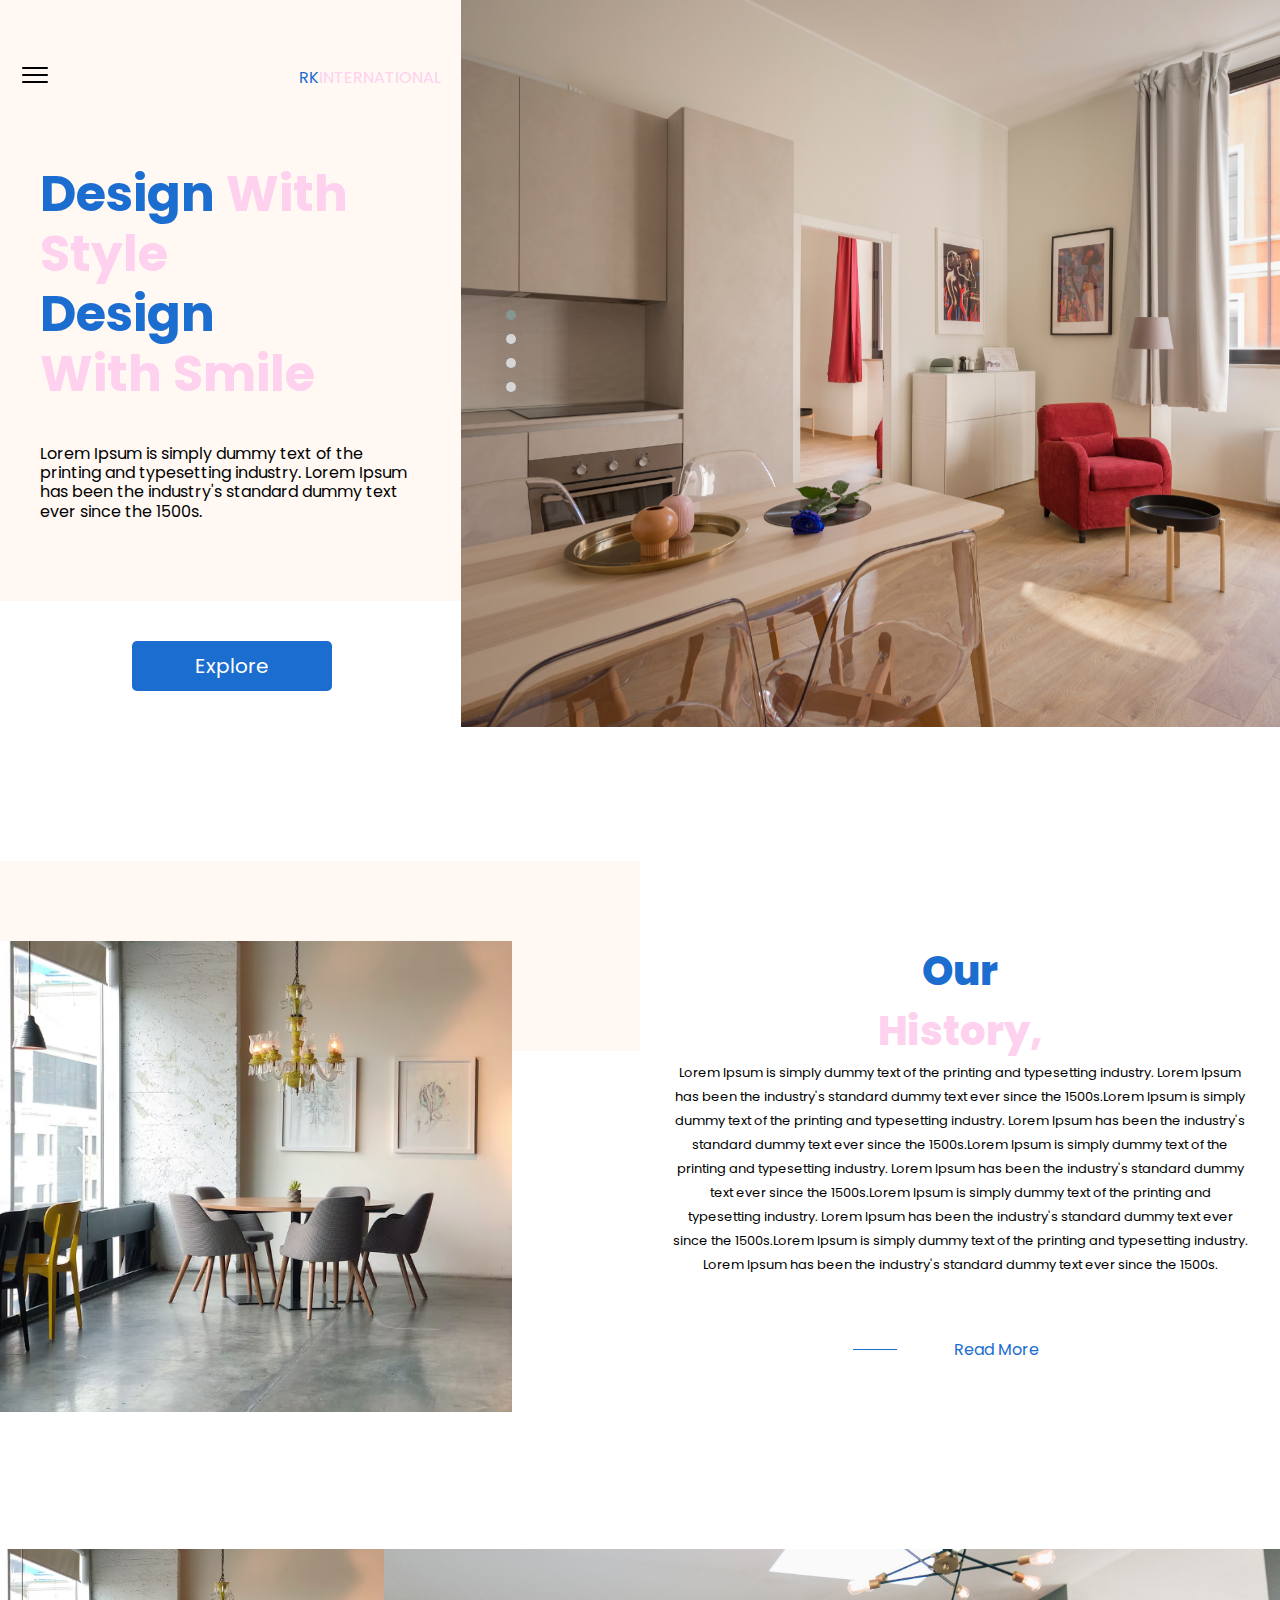
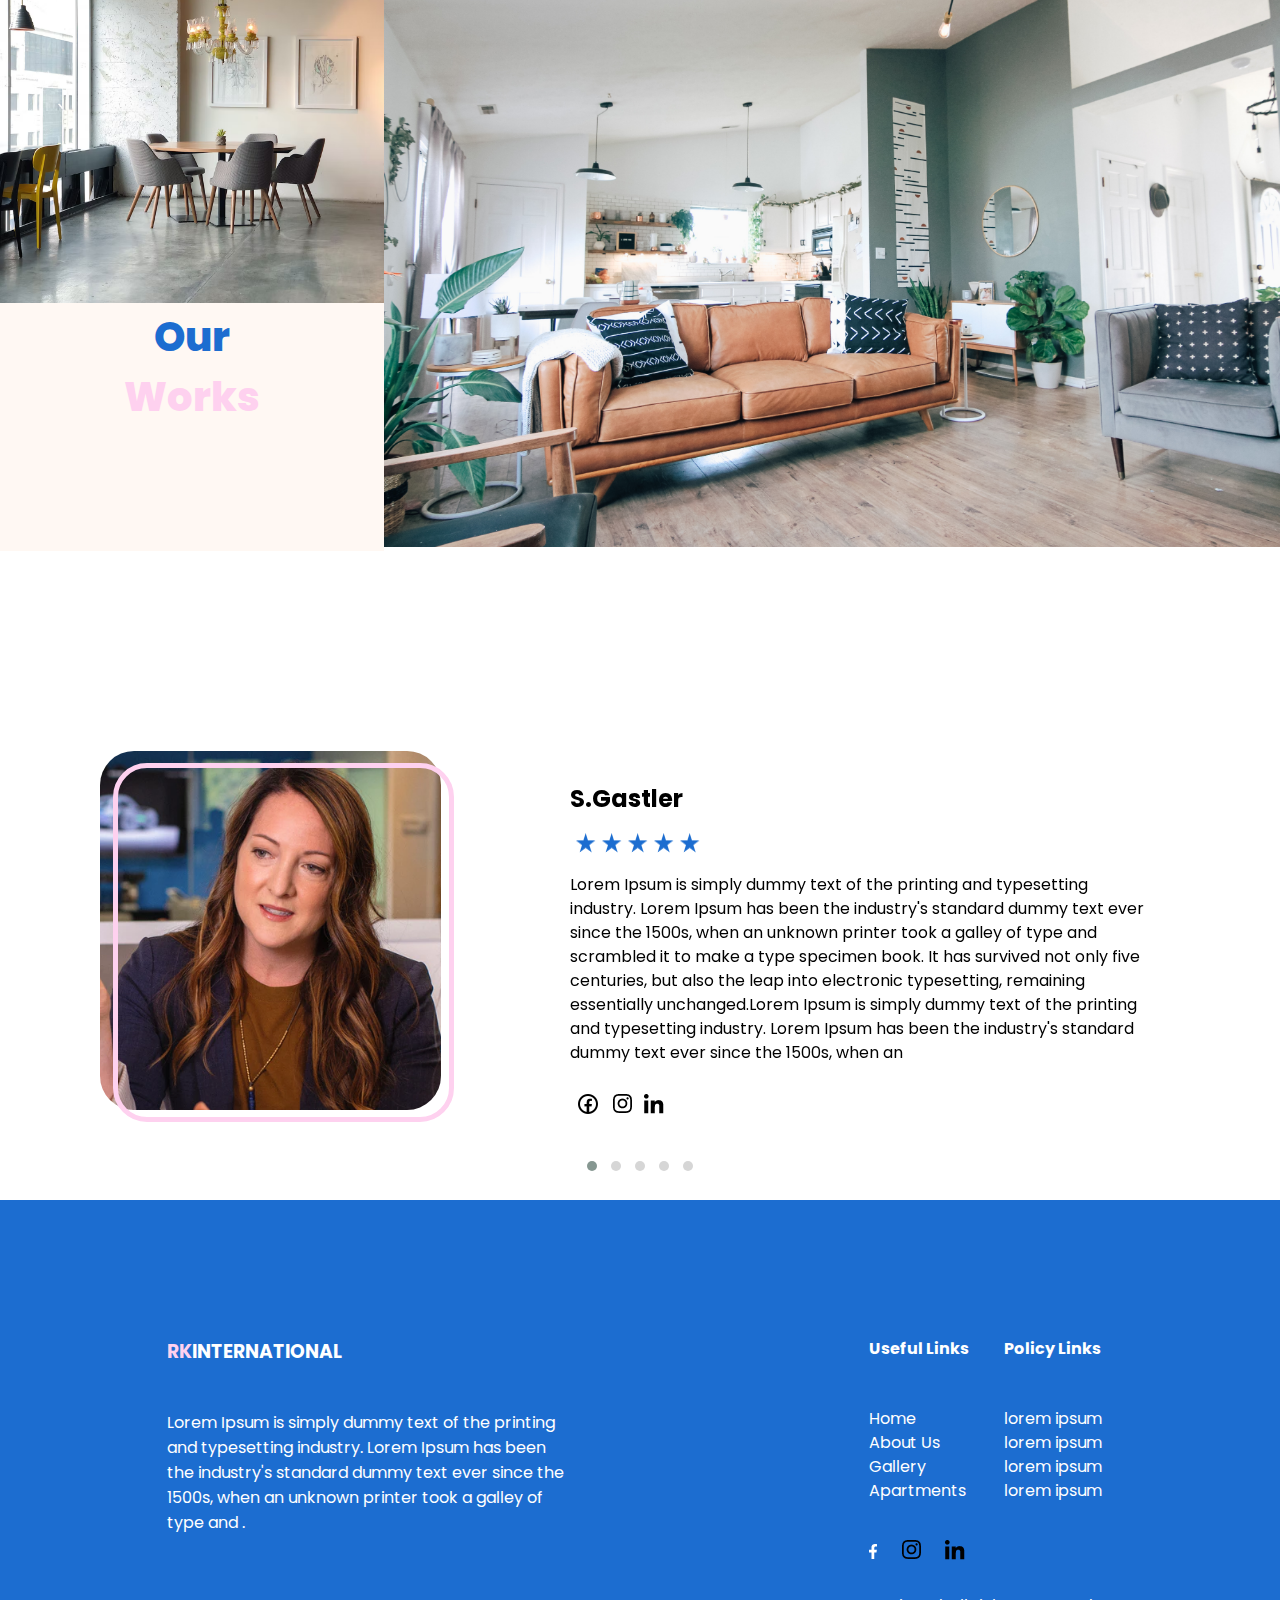
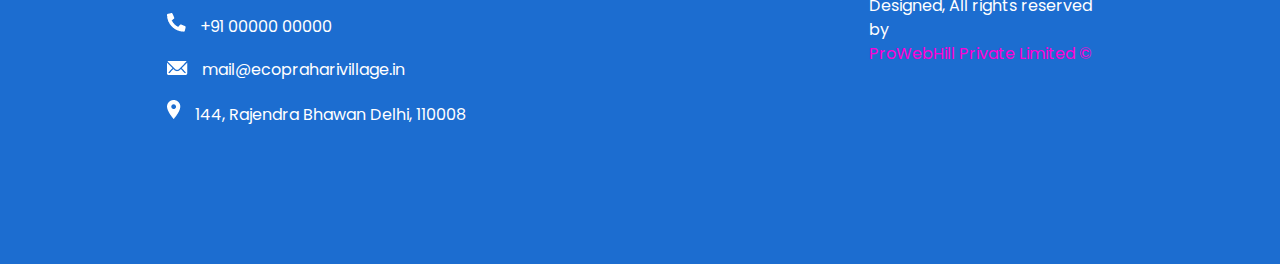
<file: index.html>
<!DOCTYPE html>
<html lang="en">

<head>
    <meta charset="UTF-8">
    <meta http-equiv="X-UA-Compatible" content="IE=edge">
    <meta name="viewport" content="width=device-width, initial-scale=1.0">
    <link rel="stylesheet" href="style.css">
    <link rel="stylesheet" href="responsive.css">
    <!-- Popoins add -->

    <link rel="preconnect" href="https://fonts.googleapis.com">
    <link rel="preconnect" href="https://fonts.gstatic.com" crossorigin>
    <link href="https://fonts.googleapis.com/css2?family=Poppins:wght@100;200;300;400;500;600;700;800;900&display=swap"
        rel="stylesheet">
    <link rel="stylesheet" href="https://cdnjs.cloudflare.com/ajax/libs/OwlCarousel2/2.3.4/assets/owl.carousel.min.css"
        integrity="sha512-tS3S5qG0BlhnQROyJXvNjeEM4UpMXHrQfTGmbQ1gKmelCxlSEBUaxhRBj/EFTzpbP4RVSrpEikbmdJobCvhE3g=="
        crossorigin="anonymous" referrerpolicy="no-referrer" />
    <link rel="stylesheet"
        href="https://cdnjs.cloudflare.com/ajax/libs/OwlCarousel2/2.3.4/assets/owl.theme.default.min.css"
        integrity="sha512-sMXtMNL1zRzolHYKEujM2AqCLUR9F2C4/05cdbxjjLSRvMQIciEPCQZo++nk7go3BtSuK9kfa/s+a4f4i5pLkw=="
        crossorigin="anonymous" referrerpolicy="no-referrer" />


    <title>Rv</title>
</head>

<body>
    <!-- Header -->

    <header>
        <div class="container">
            <div class="leftdiv">



                <div class="hamburger_navbar">
                    <ul>
                        <li>Home</li>
                        <li>About Us</li>
                        <li>Location</li>
                        <li><button>Contact</button></li>
                        
                    </ul>
                </div>

                <div class="fulldiv">
                    <div class="navbar">
                        <input type="checkbox" id="checkbtn">
                        <label for="checkbtn"> <img src="images/icons8-menu-30.png" alt="" onclick="toogleBar()" ></label>

                        <a href="index.html">
                            <p id="RK">RK<span id="international">INTERNATIONAL</span></p>
                        </a>

                    </div>


                    <div class="designheading">

                        <p><span class="design">Design</span> <span class="withstyle">With Style</span><br> <span
                                class="design">Design</span> <br><span class="withstyle">With Smile</span> </p>

                        <div class="lorem">
                           <p> Lorem Ipsum is simply dummy text of the printing and typesetting industry. Lorem Ipsum has
                            been the industry's standard dummy text ever since the 1500s.
                        </p>
                        </div>

                    </div>
                </div>
                <div class="explore">
                    <Button id="btnexplore">Explore</Button>
                </div>

            </div>
            <div class="uppercarousel">
                <div class="owl-carousel owl-theme">
                    <div class="item">
                        <div class="rightdiv">
                            <img class="pinkinteriorimg" src="images/Mask Group 1.png" alt="" />
                        </div>
                    </div>
                    <div class="item">
                        <div class="rightdiv">
                            <img class="pinkinteriorimg" src="images/Mask Group 1.png" alt="" />
                        </div>
                    </div>
                    <div class="item">
                        <div class="rightdiv">
                            <img class="pinkinteriorimg" src="images/Mask Group 1.png" alt="" />
                        </div>
                    </div>
                    <div class="item">
                        <div class="rightdiv">
                            <img class="pinkinteriorimg" src="images/Mask Group 1.png" alt="" />
                        </div>
                    </div>
                </div>
            </div>
        </div>
    </header>

    <!-- 1st section -->

    <section>
        <div class="firstsectioncontainer">
            <div class="sectionleftdiv">
                <div class="firstdiv">
                    <img src="images/Image 1.png" alt="">
                </div>
            </div>
            <div class="sectionrightdiv">
                <div class="paragraph">
                    <p><span class="our">Our</span> <br><span class="history">History,</span></p>
                    <p id="para">Lorem Ipsum is simply dummy text of the printing and typesetting industry. Lorem Ipsum
                        has been the industry's standard dummy text ever since the 1500s.Lorem Ipsum is simply dummy
                        text of the printing and typesetting industry. Lorem Ipsum has been the industry's standard
                        dummy text ever since the 1500s.Lorem Ipsum is simply dummy text of the printing and typesetting
                        industry. Lorem Ipsum has been the industry's standard dummy text ever since the 1500s.Lorem
                        Ipsum is simply dummy text of the printing and typesetting industry. Lorem Ipsum has been the
                        industry's standard dummy text ever since the 1500s.Lorem Ipsum is simply dummy text of the
                        printing and typesetting industry. Lorem Ipsum has been the industry's standard dummy text ever
                        since the 1500s. </p>
                    <div class="readmore">
                        <div class="leftrow">

                        </div>
                        <a href="javascript:void(0)">Read More</a>
                    </div>
                </div>


            </div>
        </div>
    </section>



    <!-- 2nd  section -->

    <section>
        <div class="secondseccontainer">
            <div class="secondleftsecdiv">
                <div class="works_left_image">
                    <img src="images/Image 1.png" alt="">
                </div>
                <div class="our_works">
                    <p><span class="our">Our</span><br><span class="history">Works</span></p>
                </div>
            </div>


            <div class="secondrightseccdiv">
                <img src="images/kara-eads-L7EwHkq1B2s-unsplash.png" alt="">
            </div>
        </div>


    </section>


    <!--3rd  section -->

    <div class="mycarouselrik">
        <div class="owl-carousel owl-theme">
            <div class="item">
                <section>
                    <div class="sgastler">
                        <div class="sgastler_leftdiv">
                            <img id="rectangle" src="images/Rectangle 10.png" alt="">
                            <img src="images/Mask Group 2.png" alt="">
                        </div>
                        <div class="sgastler_rightdiv">
                            <h2 class="s_gastler_heading">
                                S.Gastler
                            </h2>


                            <div class="star">
                                <img src="images/Group 3.png" alt="">
                                <img src="images/Group 3.png" alt="">
                                <img src="images/Group 3.png" alt="">
                                <img src="images/Group 3.png" alt="">
                                <img src="images/Group 3.png" alt="">
                            </div>

                            <p>Lorem Ipsum is simply dummy text of the printing and typesetting industry. Lorem Ipsum
                                has been the
                                industry's standard dummy text ever since the 1500s, when an unknown printer took a
                                galley of type
                                and scrambled it to make a type specimen book. It has survived not only five centuries,
                                but also the
                                leap into electronic typesetting, remaining essentially unchanged.Lorem Ipsum is simply
                                dummy text
                                of the printing and typesetting industry. Lorem Ipsum has been the industry's standard
                                dummy text
                                ever since the 1500s, when an </p>

                            <div class="socialicons">
                                <div class="facebookicon icons hoveredclass">
                                    <img src="images/icons8-facebook-24.png" alt="">
                                    <p>facebook</p>
                                </div>
                                <div class="instagramicon icons hoveredclass">
                                    <img src="images/Icon simple-instagram.png" alt="">
                                </div>
                                <div class="linkedinicon icons hoveredclass">
                                    <img src="images/Icon awesome-linkedin-in.png" alt="">
                                </div>
                            </div>

                        </div>
                    </div>
                </section>
            </div>
            <div class="item">
                <section>
                    <div class="sgastler">
                        <div class="sgastler_leftdiv">
                            <img id="rectangle" src="images/Rectangle 10.png" alt="">
                            <img src="images/Mask Group 2.png" alt="">
                        </div>
                        <div class="sgastler_rightdiv">
                            <h2 class="s_gastler_heading">
                                S.Gastler
                            </h2>


                            <div class="star">
                                <img src="images/Group 3.png" alt="">
                                <img src="images/Group 3.png" alt="">
                                <img src="images/Group 3.png" alt="">
                                <img src="images/Group 3.png" alt="">
                                <img src="images/Group 3.png" alt="">
                            </div>

                            <p>Lorem Ipsum is simply dummy text of the printing and typesetting industry. Lorem Ipsum
                                has been the
                                industry's standard dummy text ever since the 1500s, when an unknown printer took a
                                galley of type
                                and scrambled it to make a type specimen book. It has survived not only five centuries,
                                but also the
                                leap into electronic typesetting, remaining essentially unchanged.Lorem Ipsum is simply
                                dummy text
                                of the printing and typesetting industry. Lorem Ipsum has been the industry's standard
                                dummy text
                                ever since the 1500s, when an </p>

                            <div class="socialicons">
                                <div class="facebookicon icons hoveredclass">
                                    <img src="images/icons8-facebook-24.png" alt="">
                                    <p>facebook</p>
                                </div>
                                <div class="instagramicon icons hoveredclass">
                                    <img src="images/Icon simple-instagram.png" alt="">
                                </div>
                                <div class="linkedinicon icons hoveredclass">
                                    <img src="images/Icon awesome-linkedin-in.png" alt="">
                                </div>
                            </div>

                        </div>
                    </div>
                </section>
            </div><div class="item">
                <section>
                    <div class="sgastler">
                        <div class="sgastler_leftdiv">
                            <img id="rectangle" src="images/Rectangle 10.png" alt="">
                            <img src="images/Mask Group 2.png" alt="">
                        </div>
                        <div class="sgastler_rightdiv">
                            <h2 class="s_gastler_heading">
                                S.Gastler
                            </h2>


                            <div class="star">
                                <img src="images/Group 3.png" alt="">
                                <img src="images/Group 3.png" alt="">
                                <img src="images/Group 3.png" alt="">
                                <img src="images/Group 3.png" alt="">
                                <img src="images/Group 3.png" alt="">
                            </div>

                            <p>Lorem Ipsum is simply dummy text of the printing and typesetting industry. Lorem Ipsum
                                has been the
                                industry's standard dummy text ever since the 1500s, when an unknown printer took a
                                galley of type
                                and scrambled it to make a type specimen book. It has survived not only five centuries,
                                but also the
                                leap into electronic typesetting, remaining essentially unchanged.Lorem Ipsum is simply
                                dummy text
                                of the printing and typesetting industry. Lorem Ipsum has been the industry's standard
                                dummy text
                                ever since the 1500s, when an </p>

                            <div class="socialicons">
                                <div class="facebookicon icons hoveredclass">
                                    <img src="images/icons8-facebook-24.png" alt="">
                                    <p>facebook</p>
                                </div>
                                <div class="instagramicon icons hoveredclass">
                                    <img src="images/Icon simple-instagram.png" alt="">
                                </div>
                                <div class="linkedinicon icons hoveredclass">
                                    <img src="images/Icon awesome-linkedin-in.png" alt="">
                                </div>
                            </div>

                        </div>
                    </div>
                </section>
            </div><div class="item">
                <section>
                    <div class="sgastler">
                        <div class="sgastler_leftdiv">
                            <img id="rectangle" src="images/Rectangle 10.png" alt="">
                            <img src="images/Mask Group 2.png" alt="">
                        </div>
                        <div class="sgastler_rightdiv">
                            <h2 class="s_gastler_heading">
                                S.Gastler
                            </h2>


                            <div class="star">
                                <img src="images/Group 3.png" alt="">
                                <img src="images/Group 3.png" alt="">
                                <img src="images/Group 3.png" alt="">
                                <img src="images/Group 3.png" alt="">
                                <img src="images/Group 3.png" alt="">
                            </div>

                            <p>Lorem Ipsum is simply dummy text of the printing and typesetting industry. Lorem Ipsum
                                has been the
                                industry's standard dummy text ever since the 1500s, when an unknown printer took a
                                galley of type
                                and scrambled it to make a type specimen book. It has survived not only five centuries,
                                but also the
                                leap into electronic typesetting, remaining essentially unchanged.Lorem Ipsum is simply
                                dummy text
                                of the printing and typesetting industry. Lorem Ipsum has been the industry's standard
                                dummy text
                                ever since the 1500s, when an </p>

                            <div class="socialicons">
                                <div class="facebookicon icons hoveredclass">
                                    <img src="images/icons8-facebook-24.png" alt="">
                                    <p>facebook</p>
                                </div>
                                <div class="instagramicon icons hoveredclass">
                                    <img src="images/Icon simple-instagram.png" alt="">
                                </div>
                                <div class="linkedinicon icons hoveredclass">
                                    <img src="images/Icon awesome-linkedin-in.png" alt="">
                                </div>
                            </div>

                        </div>
                    </div>
                </section>
            </div><div class="item">
                <section>
                    <div class="sgastler">
                        <div class="sgastler_leftdiv">
                            <img id="rectangle" src="images/Rectangle 10.png" alt="">
                            <img src="images/Mask Group 2.png" alt="">
                        </div>
                        <div class="sgastler_rightdiv">
                            <h2 class="s_gastler_heading">
                                S.Gastler
                            </h2>


                            <div class="star">
                                <img src="images/Group 3.png" alt="">
                                <img src="images/Group 3.png" alt="">
                                <img src="images/Group 3.png" alt="">
                                <img src="images/Group 3.png" alt="">
                                <img src="images/Group 3.png" alt="">
                            </div>

                            <p>Lorem Ipsum is simply dummy text of the printing and typesetting industry. Lorem Ipsum
                                has been the
                                industry's standard dummy text ever since the 1500s, when an unknown printer took a
                                galley of type
                                and scrambled it to make a type specimen book. It has survived not only five centuries,
                                but also the
                                leap into electronic typesetting, remaining essentially unchanged.Lorem Ipsum is simply
                                dummy text
                                of the printing and typesetting industry. Lorem Ipsum has been the industry's standard
                                dummy text
                                ever since the 1500s, when an </p>

                            <div class="socialicons">
                                <div class="facebookicon icons hoveredclass">
                                    <img src="images/icons8-facebook-24.png" alt="">
                                    <p>facebook</p>
                                </div>
                                <div class="instagramicon icons hoveredclass">
                                    <img src="images/Icon simple-instagram.png" alt="">
                                </div>
                                <div class="linkedinicon icons hoveredclass">
                                    <img src="images/Icon awesome-linkedin-in.png" alt="">
                                </div>
                            </div>

                        </div>
                    </div>
                </section>
            </div>

        </div>
    </div>

    <!-- footer -->

    <footer>
        <div class="footer">
            <div class="firstfooterdiv">
                <div class="rkinternational2">
                    <a href="index.html">
                        <h3 id="RK2">RK<span id="international2">INTERNATIONAL</span></h3>
                    </a>
                </div>
                <p>Lorem Ipsum is simply dummy text of the printing and typesetting industry. Lorem Ipsum has been the
                    industry's standard dummy text ever since the 1500s, when an unknown printer took a galley of type
                    and .</p>
                <a class="contactsfooter" href=""><img src="images/Icon awesome-phone-alt.png" alt="">+91 00000
                    00000</a><br><br>
                <a class="contactsfooter" href=""><img src="images/Icon ionic-ios-mail.png"
                        alt="">mail@ecopraharivillage.in</a><br><br>
                <a class="contactsfooter" href=""><img src="images/Icon material-place.png" alt="">144, Rajendra Bhawan
                    Delhi,
                    110008</a>
            </div>
            <div class="secondfooterdiv">
                <div class="links">
                    <div class="useful_links">
                        <h4>Useful Links</h4>
                        <ul>
                            <li>Home</li>
                            <li>About Us</li>
                            <li>Gallery</li>
                            <li>Apartments</li>
                        </ul>
                    </div>
                    <div class="policy_links">
                        <h4>Policy Links</h4>
                        <ul>
                            <li>lorem ipsum</li>
                            <li>lorem ipsum</li>
                            <li>lorem ipsum</li>
                            <li>lorem ipsum</li>
                        </ul>
                    </div>
                </div>
                <div class="footer_social_icons">
                    <div class="footericonssocialsite">
                        <a href=""><img src="images/Icon awesome-facebook-f.png" alt=""></a>
                        <a href=""><img src="images/Icon simple-instagram.png" alt=""></a>
                        <a href=""><img src="images/Icon awesome-linkedin-in.png" alt=""></a>
                    </div>
                    <div class="paragraph21">
                        <p>Designed, All rights reserved by</p>
                        <p>ProWebHill Private Limited ©</p>
                    </div>
                </div>
            </div>
            <div class="thirdfooterdiv">
                <div class="name_email">
                    <h2>Newslater</h2>
                    <input id="nameinput" type="text" placeholder="Name"><br>
                    <input id="mailinput" type="email" placeholder="Email"><br>
                    <Button>Subscribe</Button>
                </div>
            </div>
        </div>
    </footer>


























    <script src="https://cdnjs.cloudflare.com/ajax/libs/jquery/3.6.0/jquery.min.js"
        integrity="sha512-894YE6QWD5I59HgZOGReFYm4dnWc1Qt5NtvYSaNcOP+u1T9qYdvdihz0PPSiiqn/+/3e7Jo4EaG7TubfWGUrMQ=="
        crossorigin="anonymous" referrerpolicy="no-referrer"></script>

    <script src="https://cdnjs.cloudflare.com/ajax/libs/OwlCarousel2/2.3.4/owl.carousel.min.js"
        integrity="sha512-bPs7Ae6pVvhOSiIcyUClR7/q2OAsRiovw4vAkX+zJbw3ShAeeqezq50RIIcIURq7Oa20rW2n2q+fyXBNcU9lrw=="
        crossorigin="anonymous" referrerpolicy="no-referrer"></script>

    <script>
        $('.owl-carousel').owlCarousel({
            loop: true,
            margin: 10,
            nav: true,
            dots: true,
            responsive: {
                0: {
                    items: 1
                },
                600: {
                    items: 1
                },
                1000: {
                    items: 1
                }
            }
        })

    </script>



<script>


    let toogleStatus=1;


    function toogleBar(){

        if(toogleStatus==1){
            let x= document.getElementsByClassName("hamburger_navbar")
            x[0].style.cssText="left:0px;"
            toogleStatus=0;
        }
            else if(toogleStatus==0){
                let x=document.getElementsByClassName("hamburger_navbar")
                x[0].style.cssText="left:-100%;"
                toogleStatus=1;

            }
        }




</script>






</body>

</html>
</file>
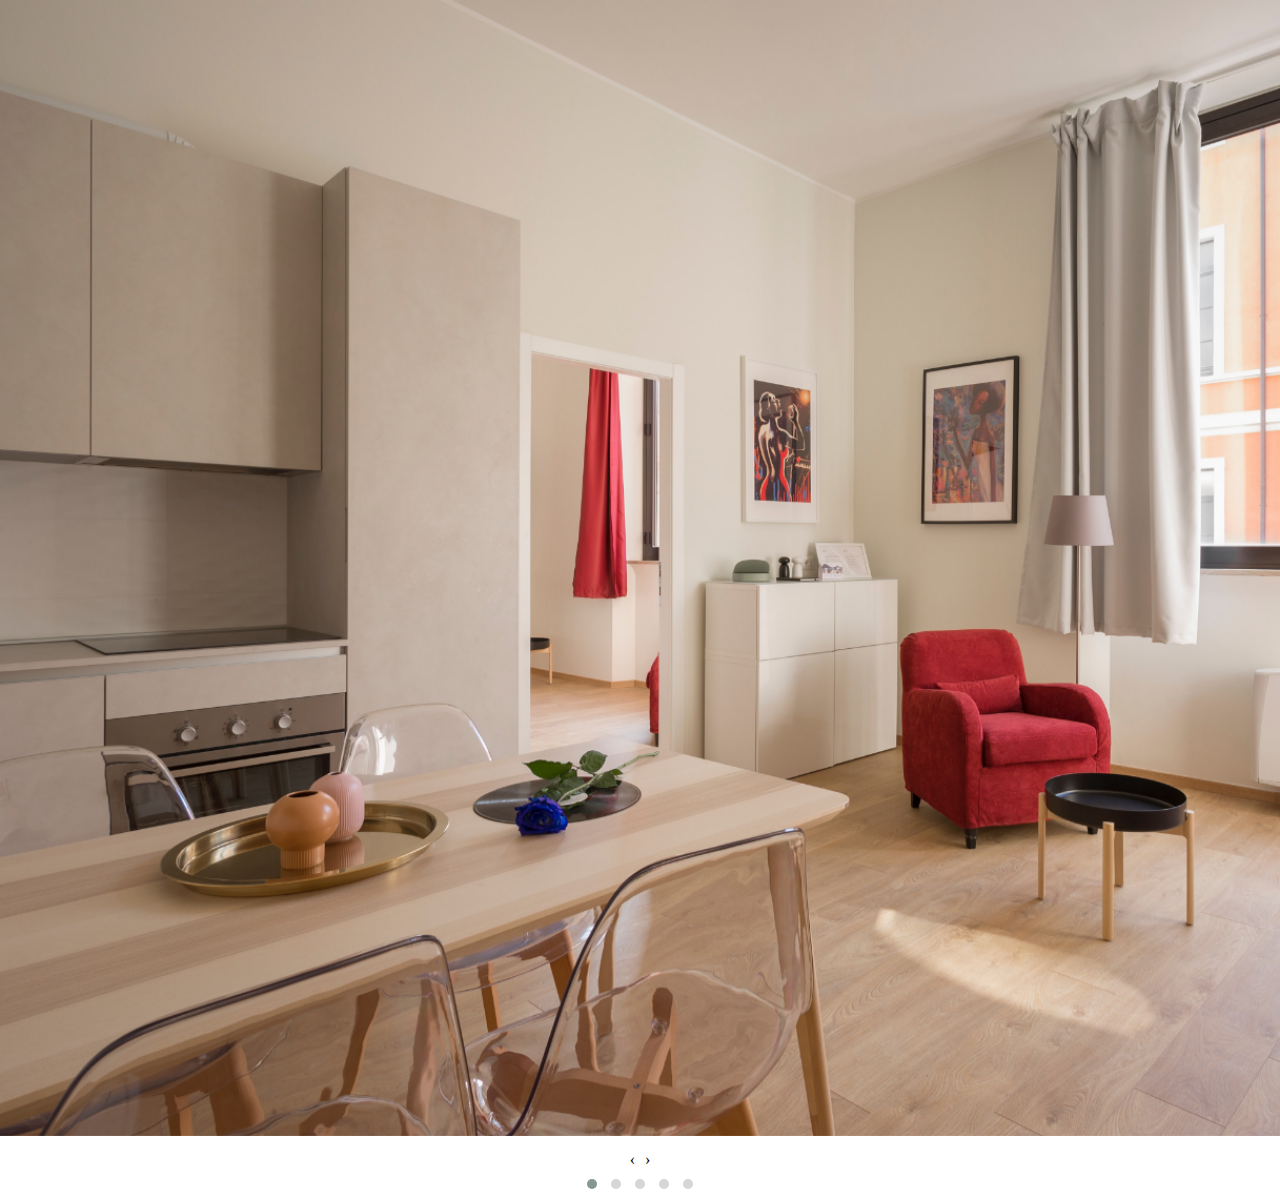
<file: try.html>
<!DOCTYPE html>
<html lang="en">

<head>
    <meta charset="UTF-8" />
    <meta http-equiv="X-UA-Compatible" content="IE=edge" />
    <meta name="viewport" content="width=device-width, initial-scale=1.0" />
    <link rel="stylesheet" href="try.css" />

    <!-- carousel -->
    <link rel="stylesheet" href="https://cdnjs.cloudflare.com/ajax/libs/OwlCarousel2/2.3.4/assets/owl.carousel.min.css"
        integrity="sha512-tS3S5qG0BlhnQROyJXvNjeEM4UpMXHrQfTGmbQ1gKmelCxlSEBUaxhRBj/EFTzpbP4RVSrpEikbmdJobCvhE3g=="
        crossorigin="anonymous" referrerpolicy="no-referrer" />
    <link rel="stylesheet"
        href="https://cdnjs.cloudflare.com/ajax/libs/OwlCarousel2/2.3.4/assets/owl.theme.default.min.css"
        integrity="sha512-sMXtMNL1zRzolHYKEujM2AqCLUR9F2C4/05cdbxjjLSRvMQIciEPCQZo++nk7go3BtSuK9kfa/s+a4f4i5pLkw=="
        crossorigin="anonymous" referrerpolicy="no-referrer" />

    <title>Document</title>
</head>

<body>
    <div class="uppercarousel">
        <div class="owl-carousel owl-theme">
            <div class="item">
                <div class="rightdiv">
                    <img class="pinkinteriorimg" src="images/Mask Group 1.png" alt="" />
                </div>
            </div>
            <div class="item">
                <div class="rightdiv">
                    <img class="pinkinteriorimg" src="images/Mask Group 1.png" alt="" />
                </div>
            </div>
            <div class="item">
                <div class="rightdiv">
                    <img class="pinkinteriorimg" src="images/Mask Group 1.png" alt="" />
                </div>
            </div>
            <div class="item">
                <div class="rightdiv">
                    <img class="pinkinteriorimg" src="images/Mask Group 1.png" alt="" />
                </div>
            </div>
            <div class="item">
                <div class="rightdiv">
                    <img class="pinkinteriorimg" src="images/Mask Group 1.png" alt="" />
                </div>
            </div>
        </div>
    </div>

    <script src="https://cdnjs.cloudflare.com/ajax/libs/jquery/3.6.0/jquery.min.js"
        integrity="sha512-894YE6QWD5I59HgZOGReFYm4dnWc1Qt5NtvYSaNcOP+u1T9qYdvdihz0PPSiiqn/+/3e7Jo4EaG7TubfWGUrMQ=="
        crossorigin="anonymous" referrerpolicy="no-referrer"></script>

    <script src="https://cdnjs.cloudflare.com/ajax/libs/OwlCarousel2/2.3.4/owl.carousel.min.js"
        integrity="sha512-bPs7Ae6pVvhOSiIcyUClR7/q2OAsRiovw4vAkX+zJbw3ShAeeqezq50RIIcIURq7Oa20rW2n2q+fyXBNcU9lrw=="
        crossorigin="anonymous" referrerpolicy="no-referrer"></script>

    <script>
        $(".owl-carousel").owlCarousel({
            loop: true,
            margin: 10,
            nav: true,
            dots: true,
            responsive: {
                0: {
                    items: 1,
                },
                600: {
                    items: 1,
                },
                1000: {
                    items: 1,
                },
            },
        });
    </script>
</body>

</html>
</file>
<file: style.css>
* {
  margin: 0;
  padding: 0;
  box-sizing: border-box;

}
li{
  list-style-type: none;
}
a{
  text-decoration: none;
  color: white;
}
img{
  max-width: 100%;
}
h1,h2,h3,h4,h5,h6,a,p,pre,li{
    font-family: "Poppins", sans-serif;
}
header{
    margin: 0 auto;
    width: 100%;
}

.container {
  display: flex;
  justify-content: space-between;
}
.leftdiv {
  width: 36%;
  /* background-color: #FFF8F3; */
  position: relative;
}
.hamburger_navbar{
  display: block;
  position: absolute;
  top: 100px;
  left: -100%;
  transition: 0.3s ease-in-out;
  /* width: 100%; */
  float: right;
  text-align: center;
  
 
}
.hamburger_navbar ul{
  flex-direction: column;
  background-color:  #fed1ef;
        opacity: 0.89;
        color: #1c6dd0;
        position: absolute;
        left: -100%;
        font-family: "Poppins", sans-serif;
        font-weight: 800;
        transition: 0.5s ease;
        z-index: 500;
        width: 35.6vw;
        padding-bottom: 70px;


}
.hamburger_navbar ul li{
  padding-top: 35px;
  cursor: pointer;
}
.hamburger_navbar ul li:hover{
  color: #053168;
}
#checkbtn{
  display: none;
}
.hamburger_navbar ul li:last-child button{
  background-color: #1c6dd0;
  color: #fed1ef;
  width: 100px;
  height: 40px;
  border-radius: 5px;
  border: none;
  cursor: pointer;
  font-size: 15px;
  font-weight: 500;
  font-family: "Poppins", sans-serif;

}
.hamburger_navbar ul li:last-child button:hover{
  box-shadow: 1px -1px 6px 5px rgba(28,109,208,0.81);
  -webkit-box-shadow: 1px -1px 6px 5px rgba(28,109,208,0.81);
  -moz-box-shadow: 1px -1px 6px 5px rgba(28,109,208,0.81);
  font-weight: 700;
  color: #f59bd7;
}

.fulldiv {
  padding-left: 102px;
  padding-top: 75px;
  width: 100%;
  padding-right: 107px;
  background-color: #fff8f3;
}

#international {
  color: #fed1ef;
}
#RK {
  color: #1c6dd0;
}

.designheading {
  margin: 0 auto;
  /* padding: 300px; */
  font-weight: bold;
  font-size: 64px;
  font-style: bold;
 
  padding-top: 154px;
}
.designheading>p{
    line-height: 1.2em;
}
.lorem {
    line-height: 1.2em;
  font-size: 14px;
  font-weight: 100 !important;
  font-family: "Poppins", sans-serif;
  padding-top: 53px;
  padding-bottom: 40px;
}
.lorem p{
  color: black;
  font-weight: 400;
}

.explore {
  padding-left: 132px;
  padding-top: 100px;
  padding-bottom: 100px;
}

#btnexplore {
  width: 271px;
  height: 66px;
  font-size: 30px;
  border-radius: 5px;
  font-family: "Poppins", sans-serif;
  color: white;
  background-color: #1c6dd0;
  border: none;
  cursor: pointer;
}
#btnexplore:hover{
  box-shadow: 1px -1px 6px 5px rgba(28,109,208,0.81);
-webkit-box-shadow: 1px -1px 6px 5px rgba(28,109,208,0.81);
-moz-box-shadow: 1px -1px 6px 5px rgba(28,109,208,0.81);
}

.navbar {
  display: flex;
  justify-content: space-between;
  align-items: center;
}

.design {
  color: #1c6dd0;
}
.withstyle {
  color: #fed1ef;
}
.uppercarousel{
  width: 64%;
}
.rightdiv {
  width: 100%;
}
.pinkinteriorimg {
  width: 100%;
}
.uppercarousel .owl-carousel .owl-nav button.owl-next::after {
  display: none;
}
.uppercarousel .owl-carousel .owl-nav button.owl-next{
  opacity: 0;
}
.uppercarousel .owl-carousel .owl-nav button.owl-prev::after {
  display: none;
}
.uppercarousel .owl-carousel .owl-nav button.owl-prev{
  opacity: 0;
}
.uppercarousel>.owl-theme .owl-dots{
  position: absolute;
  bottom: 50%;
  transform: rotate(90deg);
}
.uppercarousel .no-js .owl-carousel, .owl-carousel.owl-loaded{
  position: relative;
  z-index: 1;
}
/* FirstSection Container */

.firstsectioncontainer{
    width: 100%;
    display: flex;
    padding-top: 200px;
    justify-content: space-between;
}
.firstdiv{
  position: relative;
  z-index: 5;

}
.firstdiv::before{
  position: absolute;
  top: -80px;
  left: 0px;
  content: " ";
  width: 100%;
  height: 40%;
  background-color: #FFF8F3;
  /* border: 10px solid #FFF8F3; */
  z-index: -1;
}
.firstdiv img{
   width: 80%;
    z-index: 9999 !important;

}

.readmore a{
  width: 90%;
  margin: 0 auto;
}
.sectionleftdiv{
    width: 50%;
}
.sectionrightdiv{
  width: 50%;
}




.seconddiv{
    width: 100%;
    height: 330px;
    background-color: #fff8f3 ;
    z-index: -1;
}

.sectionleftdiv{
  position: relative;
}
.seconddiv{
  position: absolute;
  bottom: 400px;
}

.paragraph{
 width: 70%;
 margin: 0 auto;
}


.our{
  font-size: 63px;
  color: #1c6dd0;
  font-weight: 800;
}
.history{
  font-size: 63px;
  color: #fed1ef;
  font-weight: 800;
}
#para{
  font-size: 13px;
  font-family: 'Poppins', sans-serif;
  line-height: 1.5rem;
}



.readmore{
  padding-top: 60px;
  display: flex;
 align-items: center;
 

}
.readmore a{
  padding-left: 30px;
  color: #1c6dd0 !important ;
}

.leftrow{
  width: 50px;
  height: 1px;
  background-color:  #1c6dd0;
}

/* 2nd section */

.secondseccontainer{
  margin-top: 133px;
  width: 100%;
  display: flex;
  justify-content: center;
}
.secondleftsecdiv{
  width: 30%;
  background-color:#fff8f3;
}
.works_left_image{
  max-width: 100%;
}
.secondrightseccdiv{
  width: 70%;

}
.secondrightseccdiv img{
  width: 100% !important;
}

.our_works{
  /* background-color:#fff8f3; */
  /* padding-left: 150px;
  padding-top: 50px; */
  text-align: center;
  font-family: 'Poppins', sans-serif;
}


/* carousel */

.owl-carousel .owl-nav button.owl-next::after{
  position: absolute;
  content: url("/images/Path\ 5.png");
  top:-8px;
  right: -4px;
}
.owl-carousel .owl-nav button.owl-prev::before{
  position: absolute;
  content: url("/images/Path\ 4.png");
  top:-6px;
  right: -7px;

}

.sgastler{
  display: flex;
  width: 100%;
  margin: auto;
  justify-content: space-evenly;
  margin-top: 200px;
  /* padding-bottom: 50px; */
}
.s_gastler_heading{
  padding-bottom: 17px;
}
.star{
  padding-bottom: 20px;

}
.star img{
  margin-left: 6px;
  
}

.sgastler_rightdiv>p{
  font-size: 16px;
  font-family: 'Poppins', sans-serif;
  line-height: 1.5rem;
}
.sgastler_leftdiv {
  width: 341px;
  position: relative;
}
#rectangle{
  position: absolute;
  top: 12px;
  left: 13px;
}
.sgastler_rightdiv{
  width: 50%;
  padding: 30px;
}
.sgastler_leftdiv img {
  width: fit-content;
}







.socialicons{
  display: flex;
  align-items: center;
  justify-content: space-around;
  padding-top: 27px;
  width: 100px;
}
.facebookicon{
  display: flex;
  align-items: center;
  border-radius: 11px;
  color: black;
  font-family: 'Poppins', sans-serif;
  font-weight: bold;
  cursor: pointer;
  
  




}

.socialicons:hover{
  
}


.hoveredclass>p{
  display: none;
}
/* .facebookicon:hover{
  box-shadow: -1px 1px 15px 1px rgba(0,0,0,0.75);
-webkit-box-shadow: -1px 1px 15px 1px rgba(0,0,0,0.75);
-moz-box-shadow: -1px 1px 15px 1px rgba(0,0,0,0.75);
} */

.facebookicon img{
  width: 20px;
}

.facebookicon:hover{
  background-color: #3B5998;
  margin-right: 30px;
   box-shadow: -1px 1px 15px 1px rgba(0,0,0,0.75);
-webkit-box-shadow: -1px 1px 15px 1px rgba(0,0,0,0.75);
-moz-box-shadow: -1px 1px 15px 1px rgba(0,0,0,0.75);

}
.carousalmaster{
  display: flex;
}
.star{
  display: flex;

}
.star img{
  width: 20px !important;
  height: 20px;
}




.owl-nav{
  position: relative;
}
.owl-prev{
  position: absolute;
  left: 100px;
  bottom: 220px;
}
.owl-next{
  position: absolute;
  right: 100px;
  bottom: 220px;
}
.mycarouselrik{
  padding-bottom: 20px;
}

/* footer */



footer{
  background-color:#1C6DD0 ;
  display: flex;
}

.footer{
  margin: 0 auto;
  width: 1465px;
  display: flex;
  padding: 137px 0px;
  justify-content: space-between;
}
.links{
  display: flex;
  gap: 2.19rem;
  
}
.rkinternational2{
  padding-bottom: 44px;
}
.firstfooterdiv>p:nth-child(2){
  color: white;
  padding-bottom: 78px;
  font-family: 'Poppins', sans-serif;
}
#contact_number{
  padding-top: 78px;
}
#RK2{
  color: #FED1EF;
  font-family: 'Poppins', sans-serif;
}
#international2{
  color: #FFFFFF;
  font-family: 'Poppins', sans-serif;
}
.contactsfooter{
  font-family: 'Poppins', sans-serif;
}
.contactsfooter img{
  padding-right: 14px;
}
.secondfooterdiv{
  max-width: 245px;
}
.useful_links{
  line-height: 1.5em;
}
.useful_links h4{
  padding-bottom: 46px;
  color: white;
}
.useful_links li{
  color: white;
}
.policy_links h4{
  padding-bottom: 46px;
}
.footer_social_icons{
  padding-top: 37px;
}
.footericonssocialsite{
  display: flex;
  align-items: center;
  justify-content: flex-start;

}
.footericonssocialsite a img{
  padding-right: 14px;
}
.footericonssocialsite>p:nth-child(2){
  align-self: inherit;
}
.footer_social_icons a:not(:first-child){
  padding-left: 10px;
}
.firstfooterdiv{
  max-width: 409px;
}
.paragraph21{
  padding-top: 27px;
  line-height: 1.5em;
}
.paragraph21>p:first-child{
  color: white;
}
.policy_links{
  color: white;
  line-height: 1.5em;
}
.paragraph21>p:last-child{
  color: #FF00D5;
}



.thirdfooterdiv{
  width: 555px;
  background-color: white ;
  border-radius: 16px;
}
.name_email>h2{
  font-size: 32px;
  color: #1C6DD0;
}
.name_email{
  padding: 40px 40px;
}
.name_email input{
  width: 100%;
  padding: 32px 37px;
  border-radius: 14px;
  border: 1px solid #707070;
  outline: none;
  
}
#nameinput{
  margin-bottom: 14px;
  margin-top: 37px;
  width: 100%;
}
.name_email button{
  width: 170px;
  height: 51px;
  font-size: 20px;
  background-color: #FED1EF;
  color: #1C6DD0;
  border: none;
  font-weight: 800;
  margin-top: 16px;
  cursor: pointer;
}





/* uppercarousel */
  .uppercarousel{
    position: relative;
  }

.uppercarousel.owl-carousel.owl-stage-outer.owl-nav.owl-prev::before{
    position: absolute;
    content: url("../Project1/images/icons8-collapse-arrow-30.png");
    
}
</file>
<file: responsive.css>
@media (min-width: 1920px) {
  .designheading > p {
    font-size: 75px;
  }
  .lorem {
    font-size: 20px;
  }

  .navbar > img {
    width: 40px;
    height: 40px;
  }
  .navbar p {
    font-size: 35px;
  }
  #btnexplore {
    width: 180px;
    height: 76px;
    font-size: 45px;
  }
}
@media (min-width: 2561px) {
  .designheading > p {
    font-size: 120px;
  }
  .lorem {
    font-size: 40px;
  }
}

/* 1561 */
@media (max-width: 1561px) {
  .fulldiv {
    padding-left: 0px;
    padding-right: 0px;
    margin: auto;
    padding-top: 40px;
  }
  .designheading {
    font-size: 64px;
    padding-top: 70px;
    padding: 40px 40px;
  }
  .lorem {
    font-size: 18px;
  }
  .explore {
    padding-top: 50px;
    padding-bottom: 50px;
  }
  .navbar {
    padding-bottom: 50px;
    padding: 20px 20px;
  }
  #btnexplore {
    width: 200px;
    font-size: 20px;
    height: 50px;
  }
  .paragraph {
    width: 90%;
    margin: 0 auto;
    text-align: center;
  }
  .our {
    font-size: 40px;
  }
  .history {
    font-size: 40px;
  }

  .firstdiv img {
    padding-right: 0px;
  }
  .readmore {
    width: 28%;
    margin: 0 auto;
    justify-content: center;
  }
}

/* 1500 */
@media (max-width: 1500px) {
  .footer {
    padding-right: 20px;
    padding-left: 20px;
  }
}

/* 1361 */

@media (max-width: 1361px) {
  .designheading {
    font-size: 50px;
    padding-top: 50px;
  }
  .lorem {
    padding-top: 40px;
    font-size: 16px;
  }
  .explore {
    padding-top: 40px;
  }
  #btnexplore {
    width: 200px;
  }
  .readmore {
    width: 37%;
    margin: 0 auto;
    justify-content: center;
  }
  .owl-carousel .owl-nav button.owl-next {
    display: none;
  }
  .owl-carousel .owl-nav button.owl-prev {
    display: none;
  }
}

/* 1350 */
@media (max-width: 1350px) {
  .thirdfooterdiv {
    display: none;
  }
  .footer {
    justify-content: space-around;
  }
}

/* 1236 */

@media (max-width: 1236px) {
  .designheading {
    font-size: 40px;
    padding-top: 40px;
  }
  .lorem {
    font-size: 10px;
  }
  .explore {
    padding-top: 50px;
  }
}

/* 1023 */
@media (max-width: 1023px) {
  .container {
    display: block;
    font-size: 15px;
  }

  .firstsectioncontainer {
    display: block;
    padding-top: 100px;
  }
  .sectionleftdiv {
    width: 100% !important;
  }

  .leftdiv {
    width: 100%;
  }
  .uppercarousel {
    width: 100%;
  }
  .sectionleftdiv {
    width: 100%;
    text-align: center;
  }
  .sectionrightdiv {
    width: 100%;
    text-align: center;
  }
  .secondleftsecdiv {
    width: 100%;
  }
  .designheading {
    text-align: center;
    padding-top: 21px;
    font-size: 64px;
  }
  .explore {
    text-align: center;
    padding-left: 0px;
    padding-top: 16px;
    padding-bottom: 50px;
  }
  #btnexplore {
    font-size: 20px;
    width: 200px;
    font-size: 22px;
  }
  .lorem {
    font-size: 15px;
  }
  .seconddiv {
    bottom: 320px;
  }
  .firstdiv img {
    width: 100%;
  }
  .secondseccontainer {
    display: block;
    margin-top: 40px !important;
  }
  .secondleftsecdiv {
    width: 100%;
  }
  .secondleftsecdiv img {
    width: 100%;
  }
  .secondrightseccdiv {
    width: 100%;
  }
  .secondrightseccdiv img {
    width: 100%;
  }
  .readmore {
    width: 21%;
    margin: 0 auto;
    justify-content: center;
    padding-top: 20px;
  }
  .sgastler_rightdiv > p {
    font-size: 14px;
  }
  .hamburger_navbar ul{
    width: 100vw;
  }
  .footer{
    padding-bottom: 48px;
  }
  .paragraph>p:first-child{
    padding-top: 15px;
    padding-bottom: 15px;
  }
  .our_works>p:first-child{
    padding-top: 15px;
    padding-bottom: 15px;
  }
}

/* 870 */
@media (max-width: 870px) {
  .readmore {
    width: 37%;
    margin: 0 auto;
    justify-content: center;
  }
  .sgastler {
    display: block;
    margin-top: 50px;
  }
  .sgastler_leftdiv {
    width: 200px;
    margin: 0 auto;
    padding-bottom: 30px;
  }
  .sgastler_rightdiv {
    width: 90%;
    margin: 0 auto;
  }
  .socialicons {
    justify-content: space-evenly;
    width: 100%;
  }
  .uppercarousel>.owl-theme .owl-dots{
    display: none;
    opacity: 0;
  }
}

/* 770 */
@media (max-width: 770px) {
  .footer {
    display: block;
    padding-top: 100px;
  }
  .firstfooterdiv {
    /* width: 90%; */
    margin: 0 auto;
    text-align: center;
  }
  .secondfooterdiv {
    text-align: center;
    margin: 0 auto;
    padding-top: 40px;
  }
  .footericonssocialsite {
    justify-content: space-around;
  }
  .firstsectioncontainer {
    padding-top: 70px;
  }
}

/* 610 */

@media (max-width: 610px) {
  .designheading {
    font-size: 35px;
  }
  .readmore {
    width: 45%;
    margin: 0 auto;
    justify-content: center;
  }
  .our{
    font-size: 30px;
  }
  .history{
    font-size: 30px;
  }
}

/* 440 */

@media (max-width: 610px) {
  .readmore {
    width: 65%;
    margin: 0 auto;
    justify-content: center;
  }
}
</file>
<file: try.css>
*{
    margin: 0;
    padding: 0;
}
</file>
